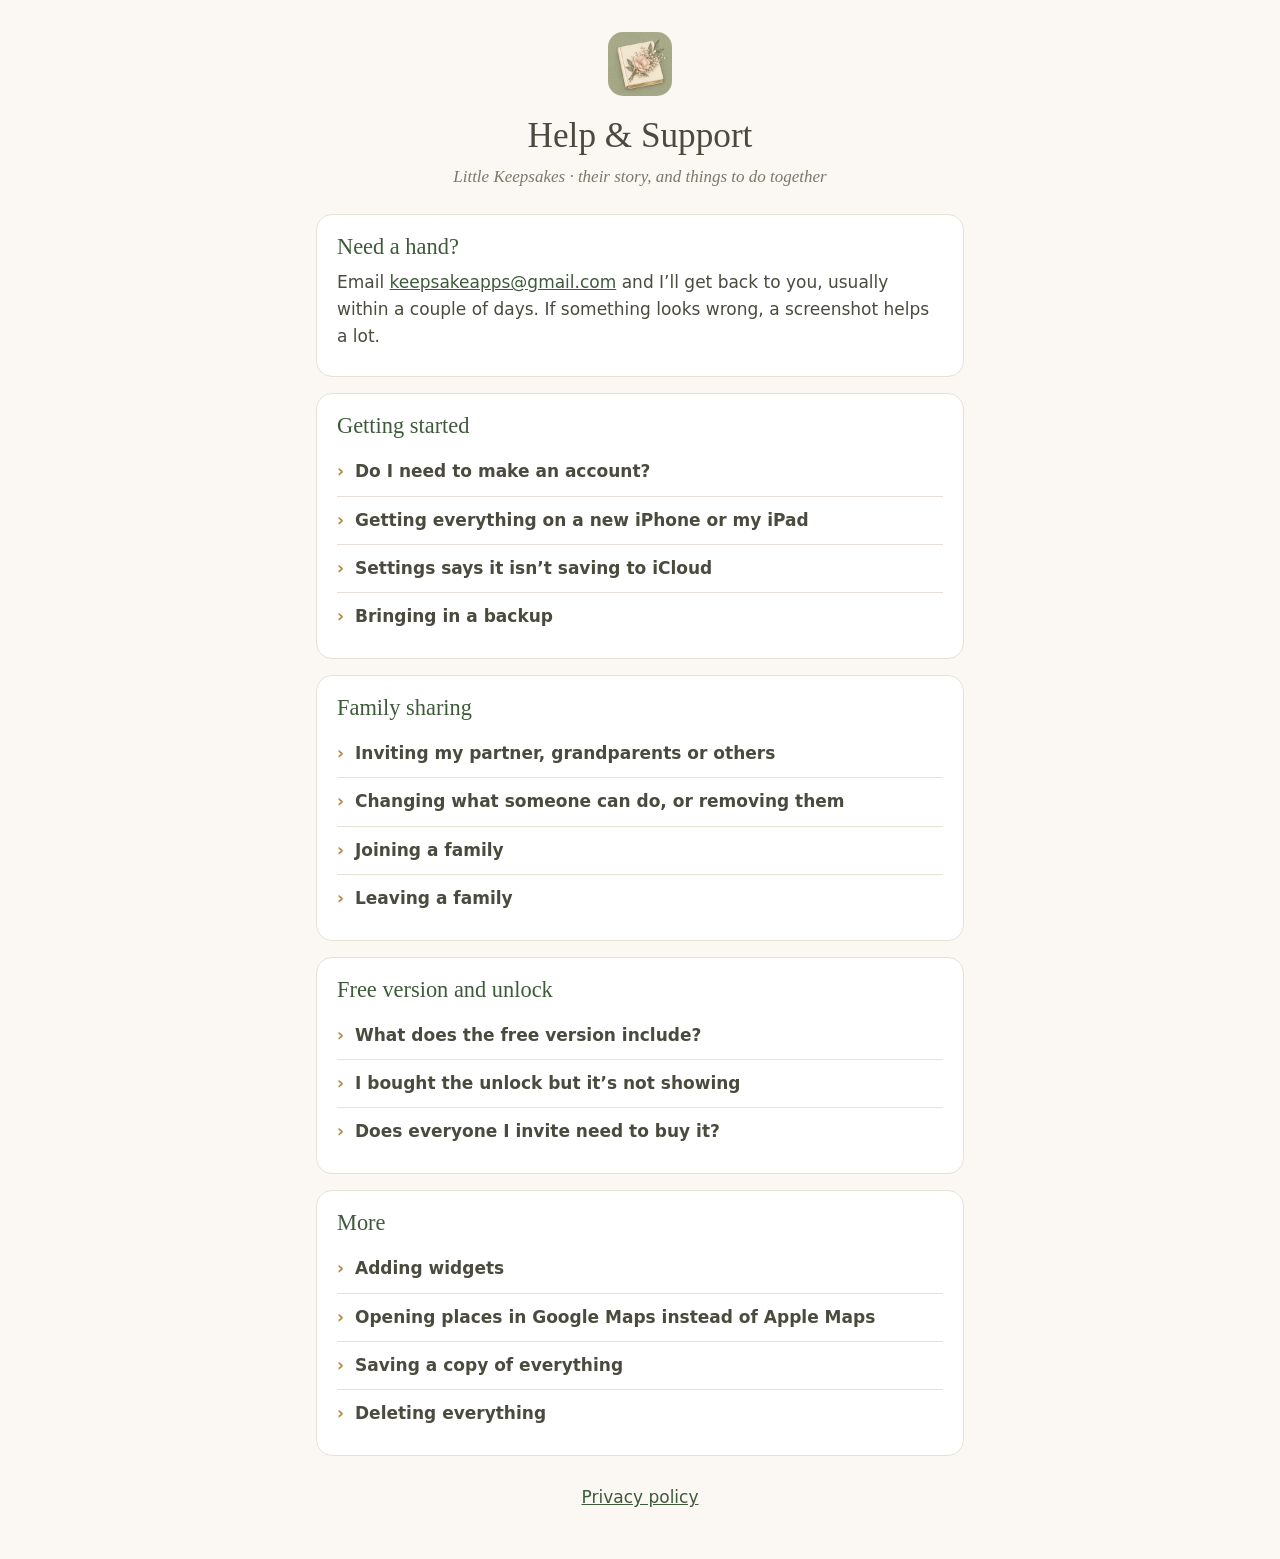
<file: index.html>
<!doctype html>
<html lang="en">
<head>
<meta charset="utf-8">
<meta name="viewport" content="width=device-width, initial-scale=1">
<title>Little Keepsakes</title>
<meta http-equiv="refresh" content="0; url=support.html">
<link rel="icon" href="icon-192.png">
</head>
<body><p><a href="support.html">Little Keepsakes help &amp; support</a></p></body>
</html>
</file>
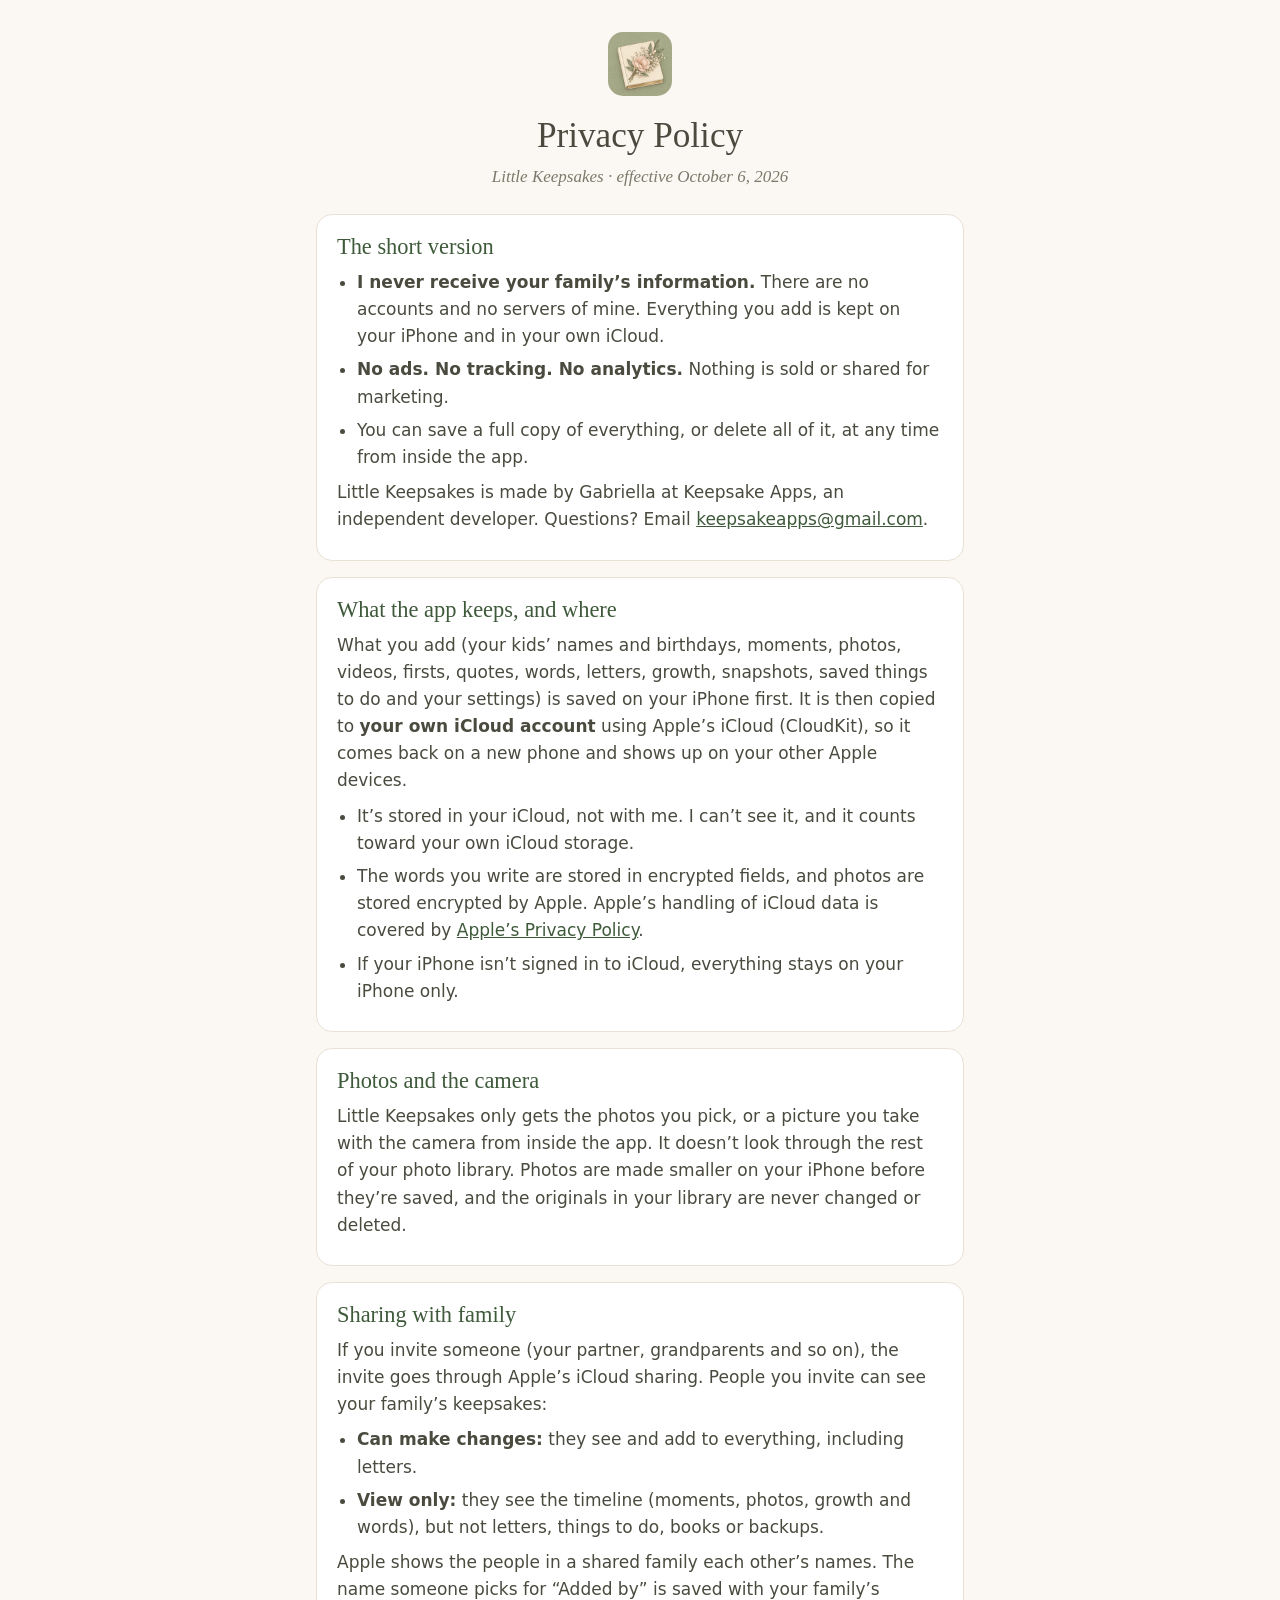
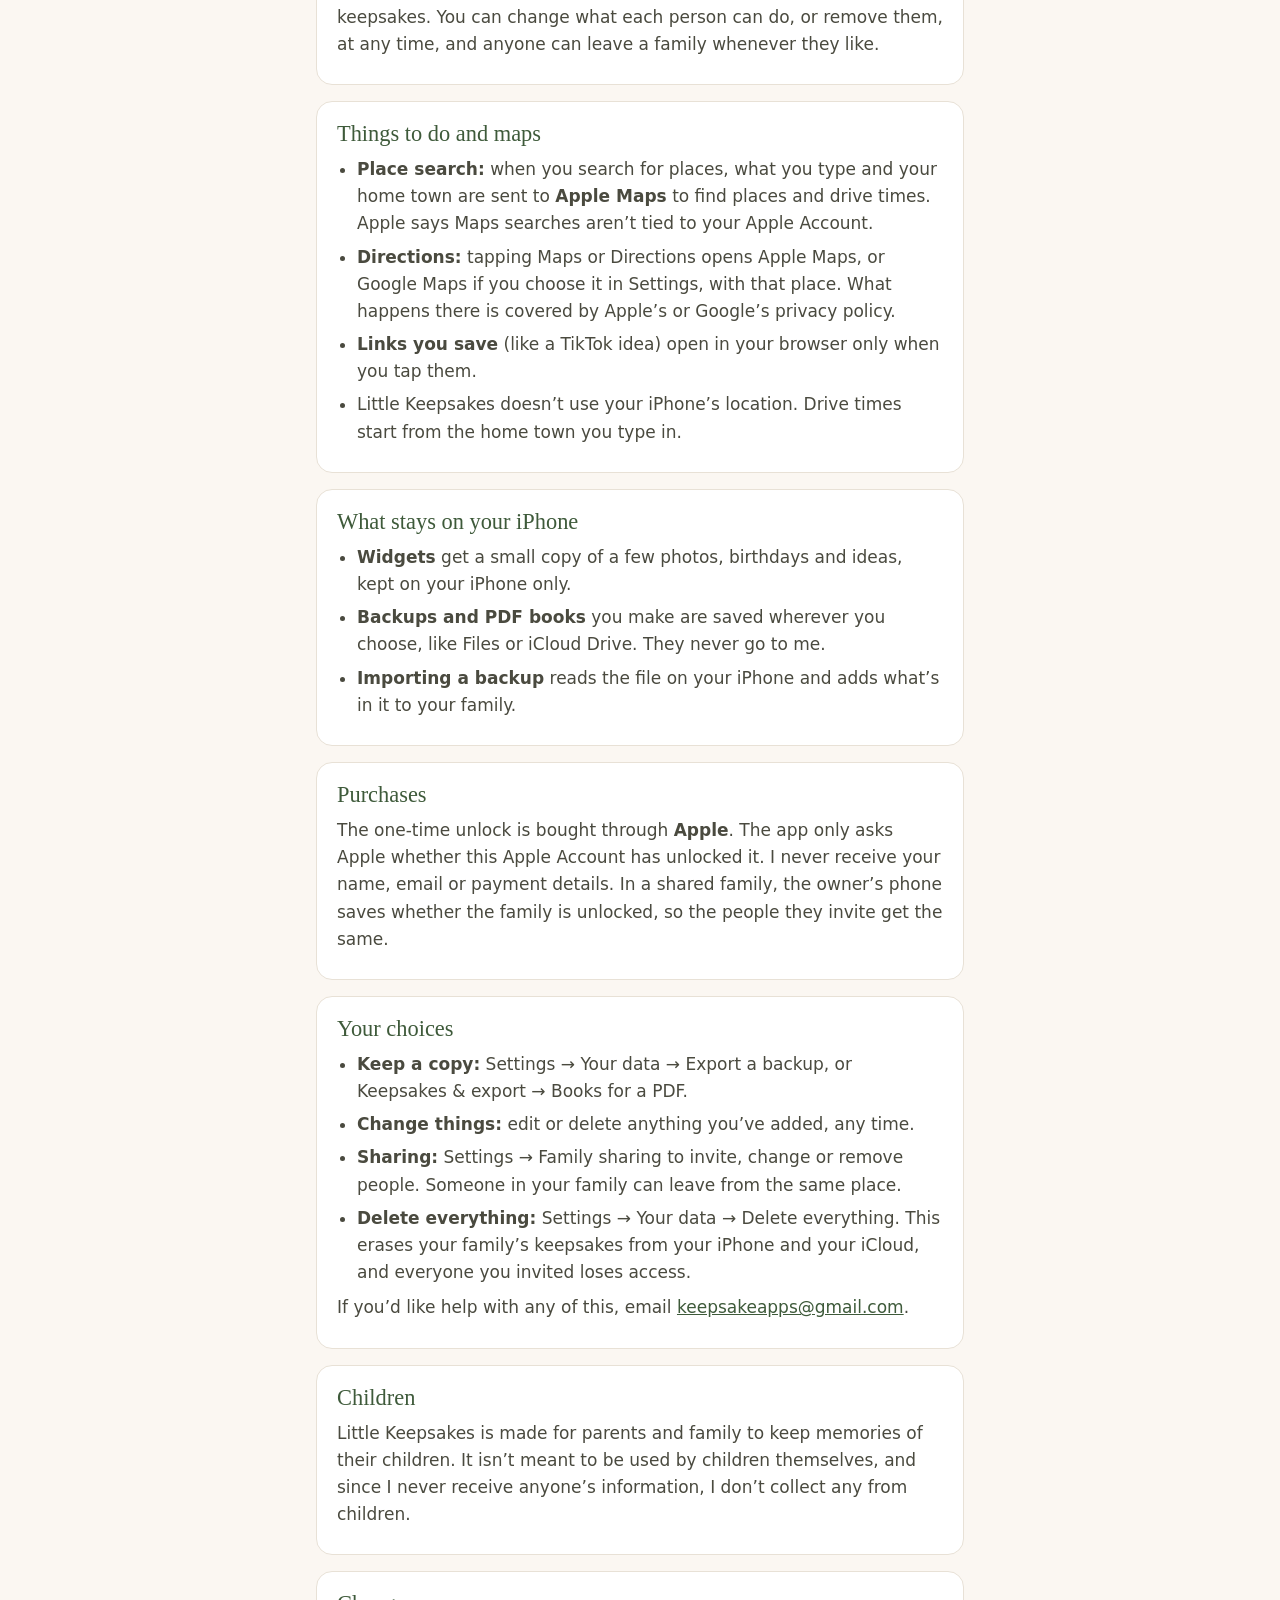
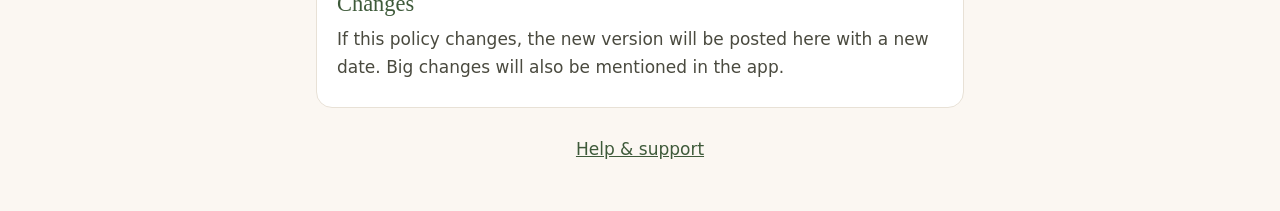
<file: privacy.html>
<!doctype html>
<html lang="en">
<head>
<meta charset="utf-8">
<meta name="viewport" content="width=device-width, initial-scale=1, viewport-fit=cover">
<title>Privacy Policy · Little Keepsakes</title>
<meta name="theme-color" content="#fbf7f2">
<link rel="icon" href="icon-192.png">
<link rel="stylesheet" href="pages.css">
</head>
<body>
<main class="doc">
  <header class="doc-head">
    <img src="icon-192.png" alt="">
    <h1>Privacy Policy</h1>
    <p class="sub">Little Keepsakes · effective October 6, 2026</p>
  </header>

  <section class="card">
    <h2>The short version</h2>
    <ul>
      <li><strong>I never receive your family’s information.</strong> There are no accounts and no servers of mine. Everything you add is kept on your iPhone and in your own iCloud.</li>
      <li><strong>No ads. No tracking. No analytics.</strong> Nothing is sold or shared for marketing.</li>
      <li>You can save a full copy of everything, or delete all of it, at any time from inside the app.</li>
    </ul>
    <p>Little Keepsakes is made by Gabriella at Keepsake Apps, an independent developer. Questions? Email <a href="mailto:keepsakeapps@gmail.com">keepsakeapps@gmail.com</a>.</p>
  </section>

  <section class="card">
    <h2>What the app keeps, and where</h2>
    <p>What you add (your kids’ names and birthdays, moments, photos, videos, firsts, quotes, words, letters, growth, snapshots, saved things to do and your settings) is saved on your iPhone first. It is then copied to <strong>your own iCloud account</strong> using Apple’s iCloud (CloudKit), so it comes back on a new phone and shows up on your other Apple devices.</p>
    <ul>
      <li>It’s stored in your iCloud, not with me. I can’t see it, and it counts toward your own iCloud storage.</li>
      <li>The words you write are stored in encrypted fields, and photos are stored encrypted by Apple. Apple’s handling of iCloud data is covered by <a href="https://www.apple.com/legal/privacy/">Apple’s Privacy Policy</a>.</li>
      <li>If your iPhone isn’t signed in to iCloud, everything stays on your iPhone only.</li>
    </ul>
  </section>

  <section class="card">
    <h2>Photos and the camera</h2>
    <p>Little Keepsakes only gets the photos you pick, or a picture you take with the camera from inside the app. It doesn’t look through the rest of your photo library. Photos are made smaller on your iPhone before they’re saved, and the originals in your library are never changed or deleted.</p>
  </section>

  <section class="card">
    <h2>Sharing with family</h2>
    <p>If you invite someone (your partner, grandparents and so on), the invite goes through Apple’s iCloud sharing. People you invite can see your family’s keepsakes:</p>
    <ul>
      <li><strong>Can make changes:</strong> they see and add to everything, including letters.</li>
      <li><strong>View only:</strong> they see the timeline (moments, photos, growth and words), but not letters, things to do, books or backups.</li>
    </ul>
    <p>Apple shows the people in a shared family each other’s names. The name someone picks for “Added by” is saved with your family’s keepsakes. You can change what each person can do, or remove them, at any time, and anyone can leave a family whenever they like.</p>
  </section>

  <section class="card">
    <h2>Things to do and maps</h2>
    <ul>
      <li><strong>Place search:</strong> when you search for places, what you type and your home town are sent to <strong>Apple Maps</strong> to find places and drive times. Apple says Maps searches aren’t tied to your Apple Account.</li>
      <li><strong>Directions:</strong> tapping Maps or Directions opens Apple Maps, or Google Maps if you choose it in Settings, with that place. What happens there is covered by Apple’s or Google’s privacy policy.</li>
      <li><strong>Links you save</strong> (like a TikTok idea) open in your browser only when you tap them.</li>
      <li>Little Keepsakes doesn’t use your iPhone’s location. Drive times start from the home town you type in.</li>
    </ul>
  </section>

  <section class="card">
    <h2>What stays on your iPhone</h2>
    <ul>
      <li><strong>Widgets</strong> get a small copy of a few photos, birthdays and ideas, kept on your iPhone only.</li>
      <li><strong>Backups and PDF books</strong> you make are saved wherever you choose, like Files or iCloud Drive. They never go to me.</li>
      <li><strong>Importing a backup</strong> reads the file on your iPhone and adds what’s in it to your family.</li>
    </ul>
  </section>

  <section class="card">
    <h2>Purchases</h2>
    <p>The one-time unlock is bought through <strong>Apple</strong>. The app only asks Apple whether this Apple Account has unlocked it. I never receive your name, email or payment details. In a shared family, the owner’s phone saves whether the family is unlocked, so the people they invite get the same.</p>
  </section>

  <section class="card">
    <h2>Your choices</h2>
    <ul>
      <li><strong>Keep a copy:</strong> Settings → Your data → Export a backup, or Keepsakes &amp; export → Books for a PDF.</li>
      <li><strong>Change things:</strong> edit or delete anything you’ve added, any time.</li>
      <li><strong>Sharing:</strong> Settings → Family sharing to invite, change or remove people. Someone in your family can leave from the same place.</li>
      <li><strong>Delete everything:</strong> Settings → Your data → Delete everything. This erases your family’s keepsakes from your iPhone and your iCloud, and everyone you invited loses access.</li>
    </ul>
    <p>If you’d like help with any of this, email <a href="mailto:keepsakeapps@gmail.com">keepsakeapps@gmail.com</a>.</p>
  </section>

  <section class="card">
    <h2>Children</h2>
    <p>Little Keepsakes is made for parents and family to keep memories of their children. It isn’t meant to be used by children themselves, and since I never receive anyone’s information, I don’t collect any from children.</p>
  </section>

  <section class="card">
    <h2>Changes</h2>
    <p>If this policy changes, the new version will be posted here with a new date. Big changes will also be mentioned in the app.</p>
  </section>

  <p class="foot"><a href="support.html">Help &amp; support</a></p>
</main>
</body>
</html>
</file>
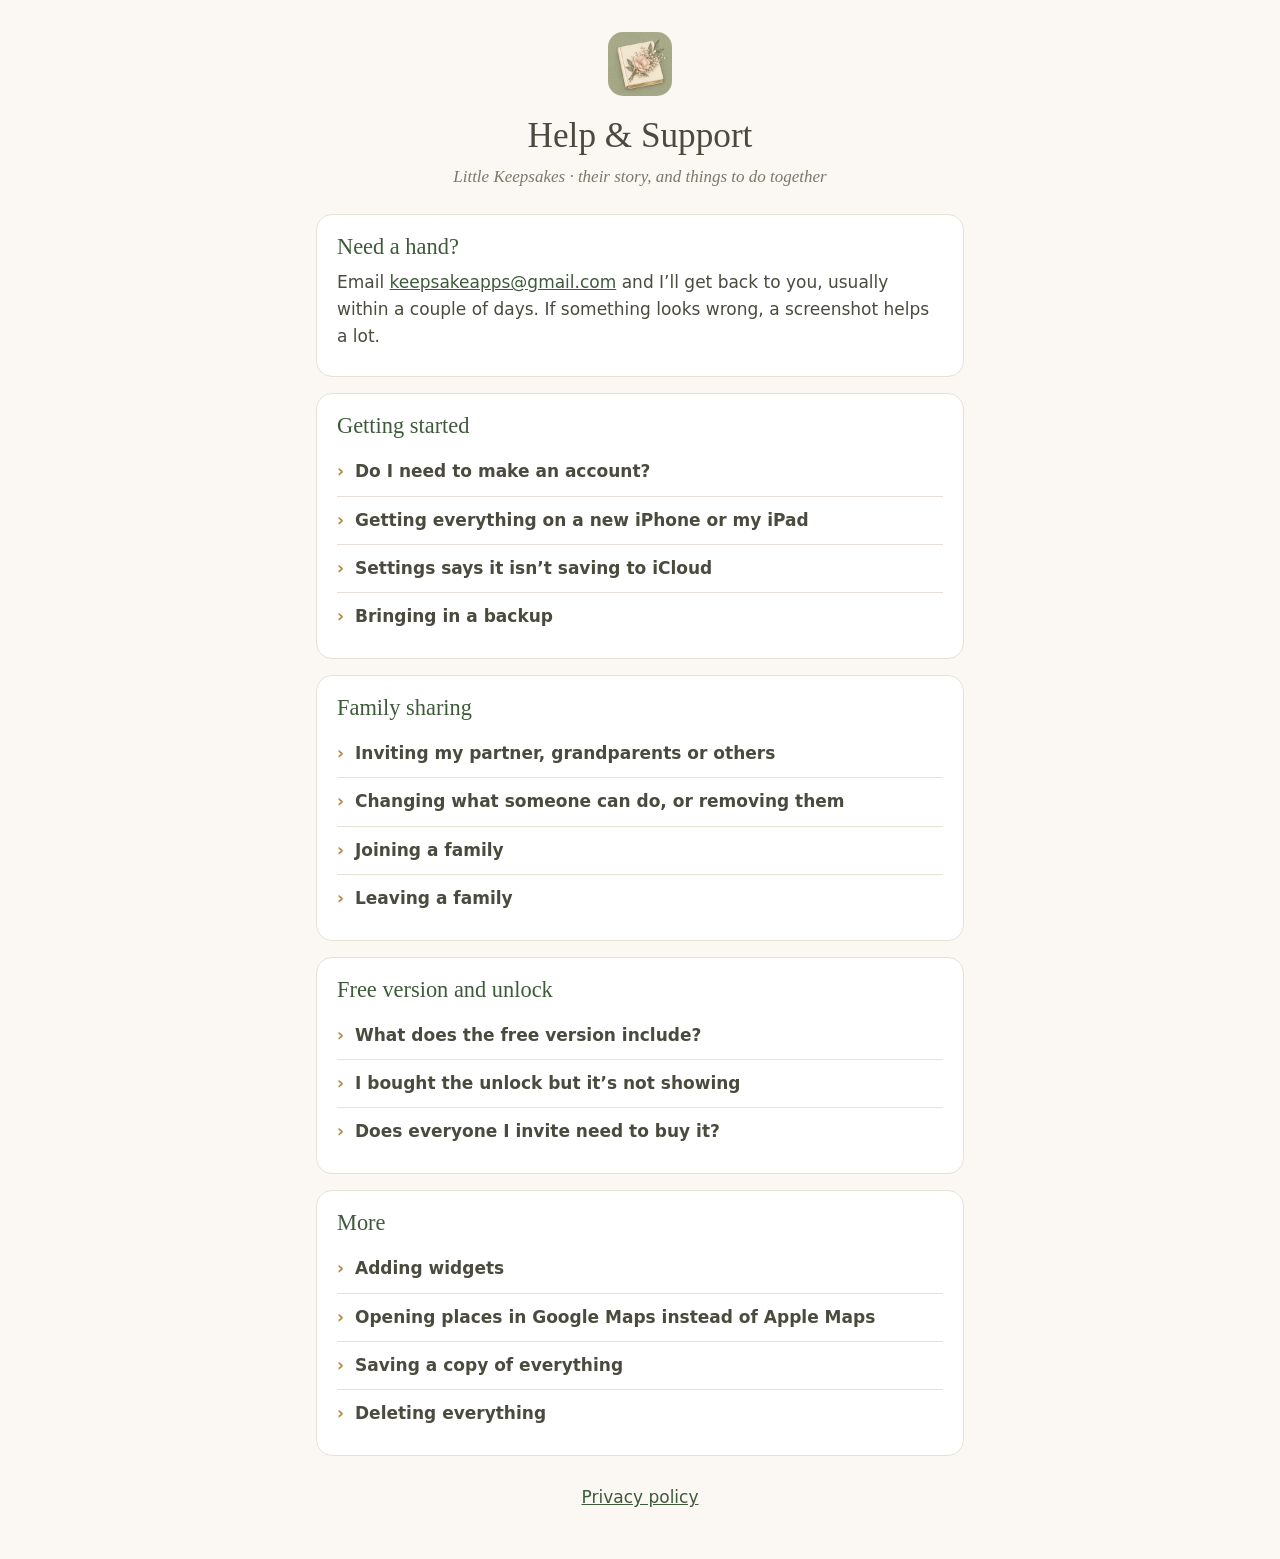
<file: support.html>
<!doctype html>
<html lang="en">
<head>
<meta charset="utf-8">
<meta name="viewport" content="width=device-width, initial-scale=1, viewport-fit=cover">
<title>Help &amp; Support · Little Keepsakes</title>
<meta name="theme-color" content="#fbf7f2">
<link rel="icon" href="icon-192.png">
<link rel="stylesheet" href="pages.css">
</head>
<body>
<main class="doc">
  <header class="doc-head">
    <img src="icon-192.png" alt="">
    <h1>Help &amp; Support</h1>
    <p class="sub">Little Keepsakes · their story, and things to do together</p>
  </header>

  <section class="card">
    <h2>Need a hand?</h2>
    <p>Email <a href="mailto:keepsakeapps@gmail.com">keepsakeapps@gmail.com</a> and I’ll get back to you, usually within a couple of days. If something looks wrong, a screenshot helps a lot.</p>
  </section>

  <section class="card">
    <h2>Getting started</h2>

    <details><summary>Do I need to make an account?</summary>
      <p>No. Little Keepsakes uses the Apple Account already on your iPhone. There’s no email or password to set up. Everything you add saves to your own iCloud automatically.</p></details>

    <details><summary>Getting everything on a new iPhone or my iPad</summary>
      <p>Sign in to the same Apple Account, install Little Keepsakes and open it. It looks in your iCloud first and brings everything back, which can take a minute if you have lots of photos.</p></details>

    <details><summary>Settings says it isn’t saving to iCloud</summary>
      <p>Open the Settings app and make sure you’re signed in to your Apple Account with iCloud turned on. If your iCloud storage is full, new keepsakes stay on your iPhone until you free up space or add more. Settings → iCloud in Little Keepsakes shows what’s happening.</p></details>

    <details><summary>Bringing in a backup</summary>
      <p>On the first screen, tap <em>Have a backup? Bring it in</em> (or Settings → Your data → <em>Import a backup</em> while your family is still empty) and pick the backup’s <em>.zip</em> file. Keep the app open until it says it’s done. If it gets interrupted, pick the same file again to finish.</p></details>
  </section>

  <section class="card">
    <h2>Family sharing</h2>

    <details><summary>Inviting my partner, grandparents or others</summary>
      <p>Settings → Family sharing → <em>Invite people</em>. Choose <em>Can make changes</em> for someone who adds moments too, or <em>View only</em> for someone who just wants to see the timeline. Send the invite by Messages or Mail. Only the person you invite can use their link. A family can have up to 6 people besides you.</p></details>

    <details><summary>Changing what someone can do, or removing them</summary>
      <p>Settings → Family sharing → <em>Invite or manage people</em>, then tap their name. Someone who left, or hasn’t joined yet, stays invited until you remove them.</p></details>

    <details><summary>Joining a family</summary>
      <p>Tap the invite link on your iPhone with Little Keepsakes installed and choose <em>Join</em>. You can be in one family at a time. If you have your own family in the app, it stays saved in your iCloud and comes back if you leave.</p></details>

    <details><summary>Leaving a family</summary>
      <p>Settings → Family → <em>Leave</em>. Their keepsakes are removed from your iPhone, and they can invite you again anytime.</p></details>
  </section>

  <section class="card">
    <h2>Free version and unlock</h2>

    <details><summary>What does the free version include?</summary>
      <p>Up to 5 moments, 5 firsts, 5 words and 5 saved things to do, with every feature. Right Now snapshots, letters, growth, the wheel, PDF books and backups are always free. <em>Unlock everything</em> is a one-time purchase. No subscription and no ads.</p></details>

    <details><summary>I bought the unlock but it’s not showing</summary>
      <p>Open the unlock screen and tap <em>Restore purchase</em>. Make sure you’re signed in to the same Apple Account you bought it with. If you use Apple Family Sharing, people in your Apple family get it too.</p></details>

    <details><summary>Does everyone I invite need to buy it?</summary>
      <p>No. People you invite get whatever your family has: if you’ve unlocked it, so have they.</p></details>
  </section>

  <section class="card">
    <h2>More</h2>

    <details><summary>Adding widgets</summary>
      <p>Press and hold an empty spot on your Home Screen, tap <em>Edit</em> → <em>Add Widget</em> and search for <em>Keepsakes</em>. Choose Photo frame, Birthday countdown, What should we do today? or Quick add. Press and hold a widget and tap <em>Edit Widget</em> to pick which child or photos it shows.</p></details>

    <details><summary>Opening places in Google Maps instead of Apple Maps</summary>
      <p>Settings → Home → <em>Open places in</em> → Google Maps. If Google Maps isn’t installed, Apple Maps opens instead.</p></details>

    <details><summary>Saving a copy of everything</summary>
      <p>Settings → Your data → <em>Export a backup</em> saves one file with every photo and everything you wrote. Save it to Files or iCloud Drive. <em>Books</em> makes a PDF album you can print.</p></details>

    <details><summary>Deleting everything</summary>
      <p>Settings → Your data → <em>Delete everything</em>. This erases your family’s keepsakes from your iPhone and your iCloud, and everyone you invited loses access. Photos still in your phone’s photo library aren’t touched. Make a backup first if you’d like a copy.</p></details>
  </section>

  <p class="foot"><a href="privacy.html">Privacy policy</a></p>
</main>
</body>
</html>
</file>
<file: pages.css>
/* The privacy policy and help pages (privacy.html, support.html): the app's
   cream-and-sage look, as a plain readable page. Light and dark like the app. */
:root {
  --bg: #fbf7f2; --surface: #ffffff; --border: #e8e1d6; --text: #4a4a3f; --muted: #7a7a6b;
  --sage-ink: #3e5a3a; --gold: #b08a3e;
  --serif: Georgia, 'Iowan Old Style', 'Times New Roman', serif;
  --sans: -apple-system, BlinkMacSystemFont, 'Segoe UI', system-ui, sans-serif;
}
@media (prefers-color-scheme: dark) {
  :root { --bg: #1f1e1b; --surface: #2a2925; --border: #3d3b35; --text: #ede8df; --muted: #a6a194; --sage-ink: #c5d8c0; --gold: #d9b46a; }
}
* { box-sizing: border-box; }
body { margin: 0; background: var(--bg); color: var(--text); font: 17px/1.6 var(--sans); -webkit-text-size-adjust: 100%; }
.doc { max-width: 680px; margin: 0 auto; padding: calc(env(safe-area-inset-top) + 32px) 16px calc(env(safe-area-inset-bottom) + 40px); }
.doc-head { text-align: center; margin-bottom: 24px; }
.doc-head img { width: 64px; height: 64px; border-radius: 15px; }
h1 { font: 400 2.2rem/1.15 var(--serif); margin: 12px 0 6px; }
.sub { margin: 0; color: var(--muted); font-style: italic; font-family: var(--serif); }
.card { background: var(--surface); border: 1px solid var(--border); border-radius: 16px; padding: 18px 20px; margin: 16px 0; }
h2 { font: 400 1.4rem/1.25 var(--serif); color: var(--sage-ink); margin: 0 0 8px; }
p { margin: 8px 0; }
ul { margin: 8px 0; padding-left: 20px; }
li { margin: 6px 0; }
a { color: var(--sage-ink); }
strong { font-weight: 600; }
details { border-top: 1px solid var(--border); padding: 10px 0; }
details:first-of-type { border-top: 0; }
summary { cursor: pointer; font-weight: 600; list-style: none; }
summary::-webkit-details-marker { display: none; }
summary::before { content: '›'; display: inline-block; width: 18px; color: var(--gold); transition: transform .2s; }
details[open] summary::before { transform: rotate(90deg); }
details p, details ul { color: var(--muted); margin-left: 18px; }
.foot { text-align: center; margin-top: 28px; }
</file>
